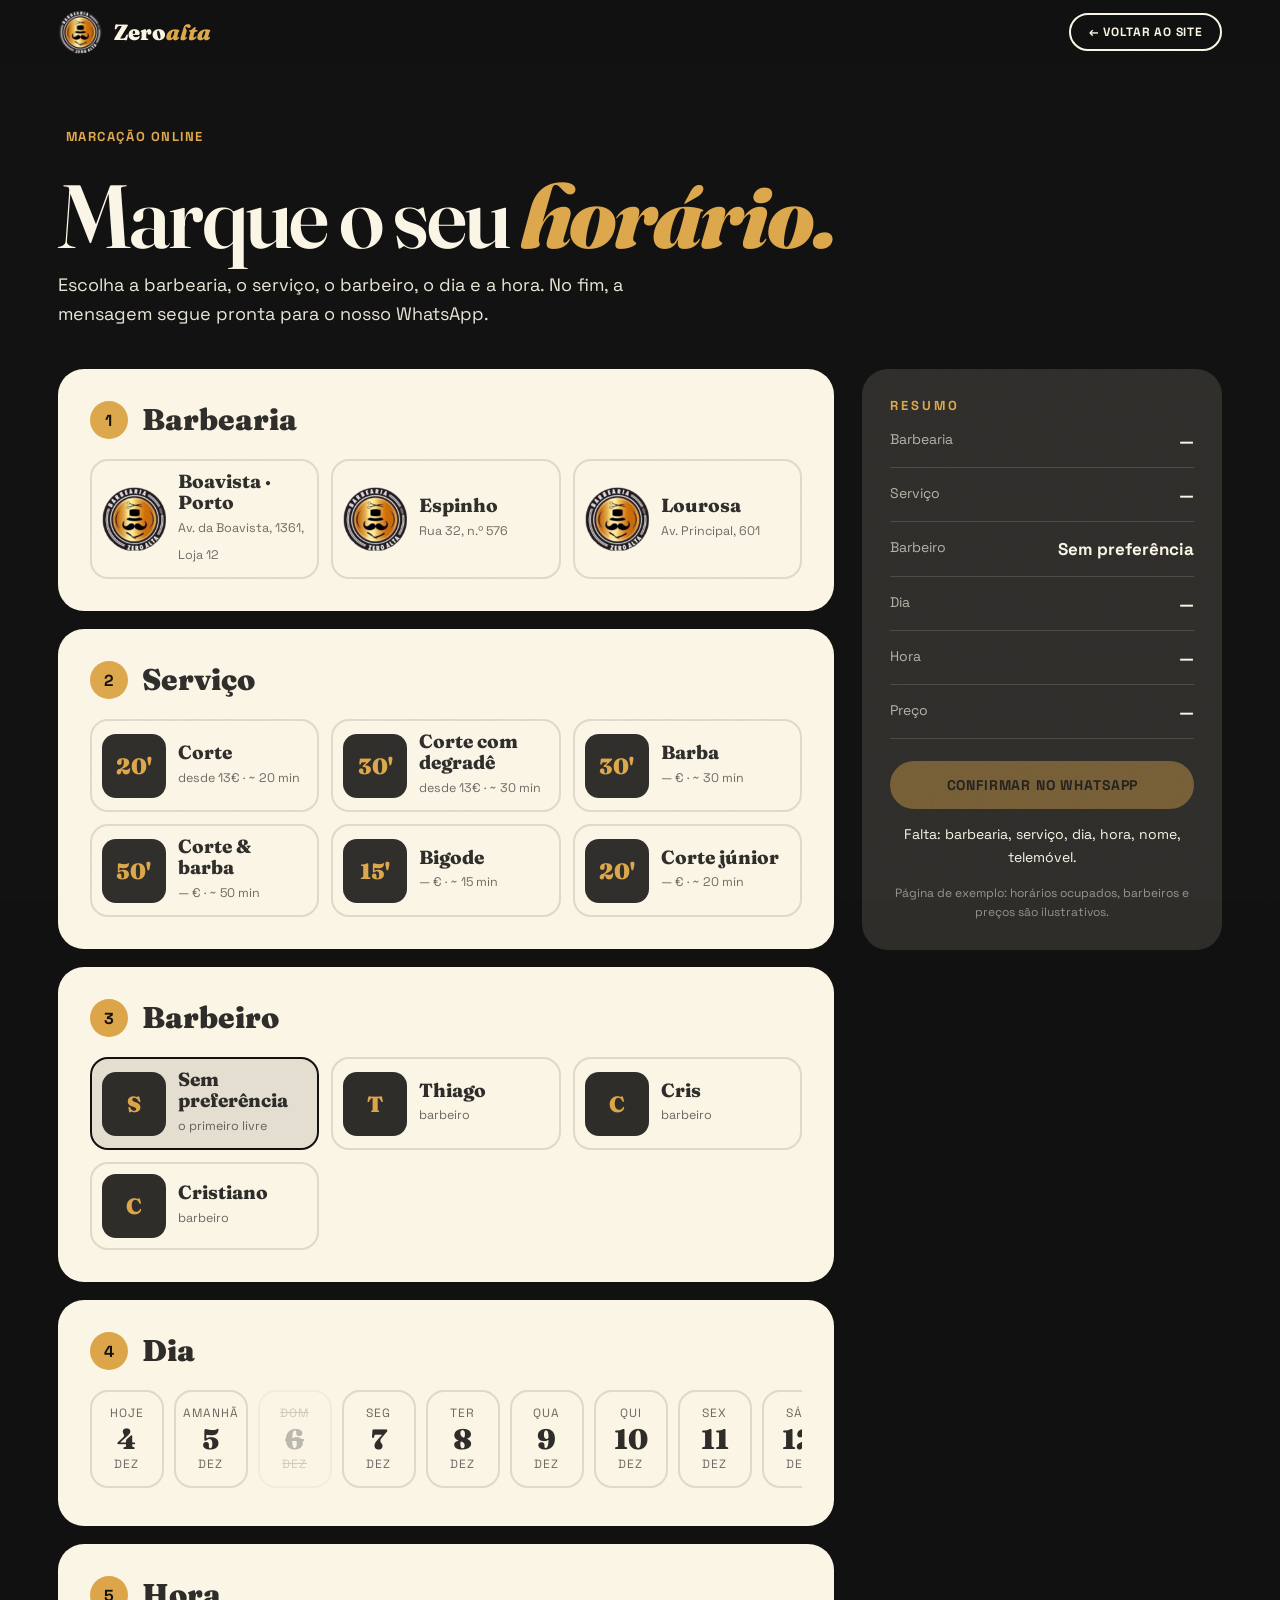
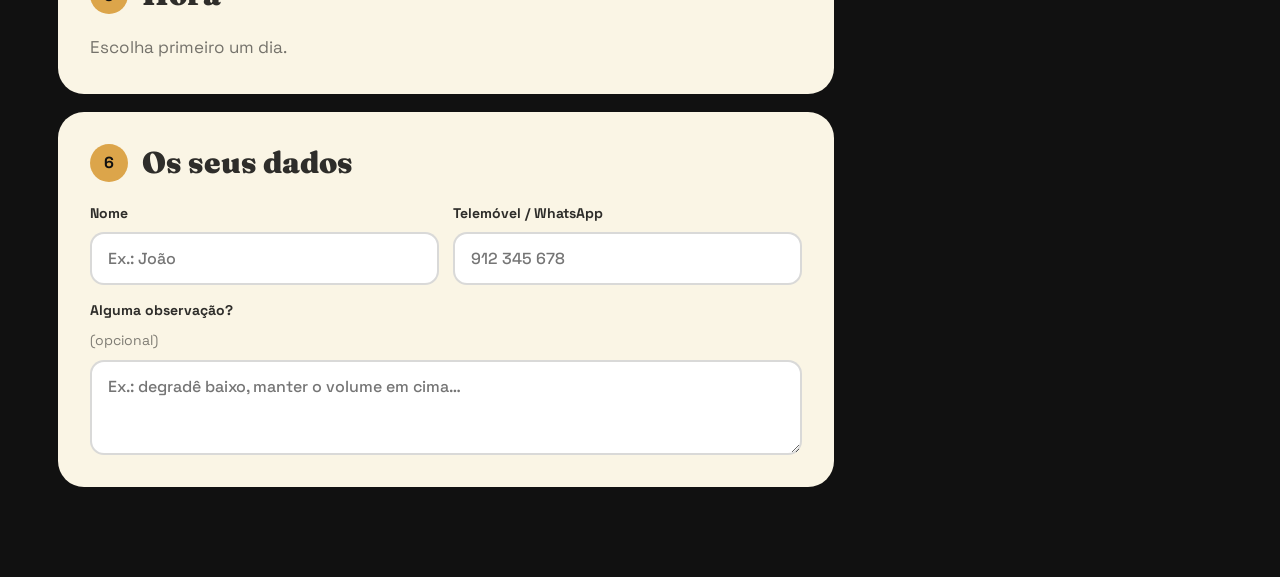
<file: agendar.html>
<!doctype html>
<html lang="pt-PT">
<head>
  <meta charset="utf-8">
  <meta name="viewport" content="width=device-width, initial-scale=1">
  <title>Marcar · Barbearia Zeroalta</title>
  <meta name="description" content="Marque o seu corte na Barbearia Zeroalta: escolha a barbearia, o serviço, o barbeiro, o dia e a hora.">
  <meta name="theme-color" content="#111111">
  <link rel="icon" href="img/logo.png">
  <link rel="preconnect" href="https://fonts.googleapis.com">
  <link rel="preconnect" href="https://fonts.gstatic.com" crossorigin>
  <link href="https://fonts.googleapis.com/css2?family=Fraunces:ital,opsz,wght@0,9..144,600;0,9..144,800;0,9..144,900;1,9..144,700;1,9..144,900&family=Space+Grotesk:wght@400;500;700&display=swap" rel="stylesheet">
  <link rel="stylesheet" href="style.css?v=1">
</head>
<body class="page-agendar" data-theme="sun">
  <div class="grain" aria-hidden="true"></div>

  <header class="nav solid" id="nav">
    <a href="index.html" class="brand" aria-label="Barbearia Zeroalta — voltar ao site"><img src="img/logo.png" alt=""><span>Zero<i>alta</i></span></a>
    <a href="index.html" class="btn btn-line nav-back">← Voltar ao site</a>
  </header>

  <main class="ag">
    <div class="ag-head">
      <p class="tag">Marcação online</p>
      <h1 class="ag-title">Marque o seu <em>horário.</em></h1>
      <p class="ag-sub">Escolha a barbearia, o serviço, o barbeiro, o dia e a hora. No fim, a mensagem segue pronta para o nosso WhatsApp.</p>
    </div>

    <form class="ag-grid" id="agForm" novalidate>
      <div class="ag-steps">

        <!-- 1. barbearia -->
        <section class="step" aria-labelledby="s0">
          <h2 id="s0"><b>1</b>Barbearia</h2>
          <div class="svc" id="lojaList" role="radiogroup" aria-label="Barbearia"></div>
        </section>

        <!-- 2. serviço -->
        <section class="step" aria-labelledby="s1">
          <h2 id="s1"><b>2</b>Serviço</h2>
          <div class="svc" id="svcList" role="radiogroup" aria-label="Serviço"></div>
        </section>

        <!-- 3. barbeiro -->
        <section class="step" aria-labelledby="s1b">
          <h2 id="s1b"><b>3</b>Barbeiro</h2>
          <div class="svc" id="barbList" role="radiogroup" aria-label="Barbeiro"></div>
        </section>

        <!-- 4. dia -->
        <section class="step" aria-labelledby="s2">
          <h2 id="s2"><b>4</b>Dia</h2>
          <div class="days" id="dayList" role="radiogroup" aria-label="Dia"></div>
        </section>

        <!-- 5. horário -->
        <section class="step" aria-labelledby="s3">
          <h2 id="s3"><b>5</b>Hora</h2>
          <p class="hint" id="slotHint">Escolha primeiro um dia.</p>
          <div class="slots" id="slotList" role="radiogroup" aria-label="Hora"></div>
        </section>

        <!-- 6. dados -->
        <section class="step" aria-labelledby="s4">
          <h2 id="s4"><b>6</b>Os seus dados</h2>
          <div class="fields">
            <label>Nome<input id="fName" type="text" autocomplete="name" placeholder="Ex.: João" required></label>
            <label>Telemóvel / WhatsApp<input id="fPhone" type="tel" autocomplete="tel" inputmode="tel" placeholder="912 345 678" required></label>
            <label class="full">Alguma observação? <span class="opt">(opcional)</span><textarea id="fNote" rows="3" placeholder="Ex.: degradê baixo, manter o volume em cima…"></textarea></label>
          </div>
        </section>
      </div>

      <!-- resumo -->
      <aside class="ag-sum" aria-live="polite">
        <p class="kicker">Resumo</p>
        <dl>
          <div><dt>Barbearia</dt><dd id="sumLoja">—</dd></div>
          <div><dt>Serviço</dt><dd id="sumSvc">—</dd></div>
          <div><dt>Barbeiro</dt><dd id="sumBarb">—</dd></div>
          <div><dt>Dia</dt><dd id="sumDay">—</dd></div>
          <div><dt>Hora</dt><dd id="sumTime">—</dd></div>
          <div><dt>Preço</dt><dd id="sumDur">—</dd></div>
        </dl>
        <button type="submit" class="btn btn-dark btn-block" id="agSend" disabled>Confirmar no WhatsApp</button>
        <p class="sum-note" id="sumNote">Falta escolher a barbearia, o serviço e a hora.</p>
        <p class="sum-demo">Página de exemplo: horários ocupados, barbeiros e preços são ilustrativos.</p>
      </aside>
    </form>

    <!-- confirmação -->
    <div class="ag-done" id="agDone" hidden>
      <span class="sticker">Você<br>em alta</span>
      <h2>Pedido <em>enviado!</em></h2>
      <p>Abrimos o WhatsApp com a sua mensagem. Assim que confirmarmos, o seu horário fica garantido.</p>
      <a href="index.html" class="btn btn-sun">Voltar ao site</a>
    </div>
  </main>

  <script src="agenda.js?v=1"></script>
</body>
</html>
</file>
<file: style.css>
:root {
  --sun: #111111;      /* preto da Zeroalta */
  --sun-2: #dca54a;
  --earth: #2e2d2a;    /* grafite */
  --earth-2: #3a3935;
  --cream: #faf5e5;    /* creme do site deles */
  --gold: #dca54a;     /* dourado do logo */
  --ink: #111111;
  --display: "Fraunces", Georgia, serif;
  --sans: "Space Grotesk", system-ui, sans-serif;
  --gutter: clamp(18px, 4.5vw, 72px);
  --ease: cubic-bezier(.2, .8, .2, 1);
}
*, *::before, *::after { box-sizing: border-box; }
html { background: var(--sun); scroll-padding-top: 80px; }
html.lenis-smooth { scroll-behavior: auto; }
body { margin: 0; background: transparent; color: var(--fg, var(--cream)); font: 400 17px/1.6 var(--sans); -webkit-font-smoothing: antialiased; overflow-x: hidden; transition: color .6s var(--ease); }
img { display: block; max-width: 100%; }
a { color: inherit; }
em { font-style: italic; }

.grain { position: fixed; inset: 0; z-index: 90; pointer-events: none; opacity: .12; mix-blend-mode: overlay;
  background-image: url("data:image/svg+xml,%3Csvg xmlns='http://www.w3.org/2000/svg' width='220' height='220'%3E%3Cfilter id='n'%3E%3CfeTurbulence type='fractalNoise' baseFrequency='.85' numOctaves='3' stitchTiles='stitch'/%3E%3C/filter%3E%3Crect width='100%25' height='100%25' filter='url(%23n)'/%3E%3C/svg%3E"); }

/* cor por seção (cortina) */
.bg-base, .bg-wipe { position: fixed; inset: 0; z-index: -1; pointer-events: none; background: var(--sun); }
.bg-wipe { clip-path: inset(100% 0 0 0); }
.bg-wipe.go { transition: clip-path .85s cubic-bezier(.7, 0, .2, 1); clip-path: inset(0 0 0 0); }
.bg-wipe.from-top { clip-path: inset(0 0 100% 0); }
.bg-wipe.from-top.go { clip-path: inset(0 0 0 0); }
body[data-theme="sun"]   { --fg: var(--cream); --accent: var(--gold); --bg: var(--sun); }
body[data-theme="earth"] { --fg: var(--cream); --accent: var(--sun-2); --bg: var(--earth); }
body[data-theme="cream"] { --fg: var(--earth); --accent: var(--sun); --bg: var(--cream); }
body { --accent: var(--gold); --bg: var(--sun); }

/* botões */
.btn { display: inline-flex; align-items: center; justify-content: center; gap: 10px; padding: 15px 26px; border-radius: 999px; border: 2px solid transparent;
  font: 700 14px/1 var(--sans); letter-spacing: .06em; text-transform: uppercase; text-decoration: none; transition: transform .25s var(--ease), background .3s, color .3s, border-color .3s; }
.btn:hover { transform: translateY(-2px) rotate(-1deg); }
.btn-sun { background: var(--gold); color: var(--ink); }
.btn-dark { background: var(--ink); color: var(--cream); }
.btn-line { border-color: currentColor; color: inherit; }

/* tipografia */
.kicker { margin: 0 0 14px; font: 700 13px var(--sans); letter-spacing: .22em; text-transform: uppercase; color: var(--accent); }
.title { margin: 0 0 24px; font: 900 clamp(46px, 7vw, 112px)/.92 var(--display); letter-spacing: -.02em; }
.title em, .hero-title em, .mf em { color: var(--accent); }
.lead { max-width: 46ch; margin: 0 0 30px; font-size: 18px; opacity: .88; }
.sec-head { margin-bottom: 44px; }

/* nav */
.nav { position: fixed; top: 0; left: 0; right: 0; z-index: 80; display: flex; align-items: center; gap: 28px; padding: 14px var(--gutter); transition: background .5s, padding .3s; }
.nav.solid { background: color-mix(in srgb, var(--bg) 88%, transparent); backdrop-filter: blur(12px); padding-block: 10px; }
.brand { display: inline-flex; align-items: center; gap: 12px; text-decoration: none; font: 900 22px/1 var(--display); }
.brand img { width: 44px; height: 44px; border-radius: 50%; object-fit: cover; }
.brand i { color: var(--accent); font-style: italic; }
.links { display: flex; gap: 28px; margin: 0 auto; }
.links a { text-decoration: none; font-weight: 500; }
.links a:hover { color: var(--accent); }
.burger { display: none; width: 42px; height: 42px; background: none; border: 0; position: relative; color: inherit; }
.burger span { position: absolute; left: 10px; right: 10px; height: 2px; background: currentColor; transition: transform .3s; }
.burger span:first-child { top: 16px; } .burger span:last-child { top: 25px; }
.burger[aria-expanded="true"] span:first-child { transform: translateY(4.5px) rotate(45deg); }
.burger[aria-expanded="true"] span:last-child { transform: translateY(-4.5px) rotate(-45deg); }

/* hero */
.hero { position: relative; min-height: 100svh; display: grid; grid-template-columns: 1.05fr .95fr; align-items: center; gap: 30px; padding: 110px var(--gutter) 50px; overflow: hidden; }
.tag { display: inline-flex; align-items: center; gap: 12px; margin: 0 0 22px; padding: 8px 14px 8px 8px; border-radius: 999px; background: color-mix(in srgb, var(--ink) 25%, transparent); font: 700 13px var(--sans); letter-spacing: .12em; text-transform: uppercase; }
.pride { width: 34px; height: 18px; border-radius: 999px; background: linear-gradient(90deg, #e40303, #ff8c00, #ffed00, #008026, #004dff, #750787); }
.hero-title { margin: 0 0 24px; font: 900 clamp(56px, 8.4vw, 140px)/.9 var(--display); letter-spacing: -.025em; }
.hero-title em { color: var(--gold); }
.hero-sub { max-width: 40ch; margin: 0 0 32px; font-size: 19px; opacity: .92; }
.hero-ctas { display: flex; flex-wrap: wrap; gap: 12px; }
.hero-text > * { opacity: 0; transform: translateY(24px); animation: up .9s var(--ease) forwards; }
.hero-text > *:nth-child(2) { animation-delay: .08s; } .hero-text > *:nth-child(3) { animation-delay: .16s; } .hero-text > *:nth-child(4) { animation-delay: .24s; }
@keyframes up { to { opacity: 1; transform: none; } }
.hero-visual { position: relative; justify-self: center; width: min(100%, 520px); aspect-ratio: 4 / 5; }
.sun { position: absolute; inset: -22%; width: 144%; height: 144%; fill: var(--gold); animation: spin 60s linear infinite; }
.sun circle { opacity: .95; }
.sun .rays path { fill: var(--gold); opacity: .9; }
@keyframes spin { to { transform: rotate(360deg); } }
.hero-photo { position: absolute; inset: 0; width: 100%; height: 100%; object-fit: cover; border-radius: 999px 999px 24px 24px; box-shadow: 0 40px 80px -30px rgba(0,0,0,.6); animation: pop 1.1s .2s var(--ease) both; }
@keyframes pop { from { transform: translateY(40px) scale(.94); opacity: 0; } }
.sticker { position: absolute; right: -14px; bottom: 12%; display: grid; place-items: center; width: 118px; height: 118px; border-radius: 50%; background: var(--ink); color: var(--gold);
  font: 900 italic 22px/1 var(--display); text-align: center; transform: rotate(-12deg); box-shadow: 0 16px 30px -12px rgba(0,0,0,.6); animation: wobble 6s ease-in-out infinite; }
@keyframes wobble { 50% { transform: rotate(6deg) scale(1.05); } }

/* faixa */
.strip { overflow: hidden; background: var(--ink); color: var(--cream); padding: 18px 0; }
.strip-track { display: flex; width: max-content; gap: 34px; align-items: center; animation: strip 26s linear infinite; }
.strip span { font: 900 italic clamp(30px, 4vw, 54px)/1 var(--display); text-transform: uppercase; }
.strip b { color: var(--gold); font-size: 30px; }
@keyframes strip { to { transform: translateX(-33.333%); } }

/* manifesto */
.manifesto { padding: clamp(100px, 13vw, 190px) var(--gutter); }
.mf { margin: 0 0 40px; max-width: 22ch; font: 800 clamp(40px, 5.8vw, 96px)/1.02 var(--display); letter-spacing: -.02em; }
.pills { list-style: none; margin: 0; padding: 0; display: flex; flex-wrap: wrap; gap: 10px; }
.pills li { padding: 10px 18px; border-radius: 999px; border: 2px solid color-mix(in srgb, var(--fg) 40%, transparent); font-weight: 500; }

/* serviços */
.servicos { padding: clamp(90px, 11vw, 160px) var(--gutter); }
.cards { display: grid; grid-template-columns: repeat(3, 1fr); gap: clamp(16px, 2.4vw, 34px); }
.card .ph { aspect-ratio: 4 / 5; border-radius: 24px; overflow: hidden; background: var(--sun); }
.card .ph img { width: 100%; height: 100%; object-fit: cover; transition: transform .7s var(--ease); }
.card:hover .ph img { transform: scale(1.05) rotate(1deg); }
.card h3 { margin: 18px 0 4px; font: 900 32px/1 var(--display); }
.card p { margin: 0; opacity: .8; }
.note { margin: 40px 0 0; font-weight: 700; letter-spacing: .08em; text-transform: uppercase; font-size: 13px; opacity: .7; }

/* galeria */
.galeria { padding: clamp(90px, 11vw, 160px) var(--gutter); }
.gal { display: grid; grid-template-columns: repeat(4, 1fr); grid-auto-rows: 260px; gap: 14px; margin-bottom: 40px; }
.g { margin: 0; overflow: hidden; border-radius: 20px; background: var(--earth); }
.g.tall { grid-row: span 2; }
.g img { width: 100%; height: 100%; object-fit: cover; transition: transform .7s var(--ease); }
.g:hover img { transform: scale(1.06); }

/* o espaço */
.espaco { display: grid; grid-template-columns: 1fr 1fr; gap: clamp(32px, 6vw, 96px); align-items: center; padding: clamp(90px, 11vw, 160px) var(--gutter); }
.esp-photo { aspect-ratio: 4 / 5; border-radius: 999px 999px 24px 24px; overflow: hidden; }
.esp-photo img { width: 100%; height: 100%; object-fit: cover; }

/* visite */
.visite { display: grid; grid-template-columns: 1fr 1fr; gap: clamp(32px, 6vw, 96px); padding: clamp(90px, 11vw, 160px) var(--gutter); }
.visite dl { margin: 0 0 32px; display: grid; gap: 20px; }
.visite dt { font: 700 12px var(--sans); letter-spacing: .2em; text-transform: uppercase; color: var(--accent); margin-bottom: 4px; }
.visite dd { margin: 0; font-size: 18px; }
.vs-ctas { display: flex; flex-wrap: wrap; gap: 12px; }
.vs-map { min-height: 420px; border-radius: 28px; overflow: hidden; border: 3px solid var(--earth); }
.vs-map iframe { width: 100%; height: 100%; border: 0; filter: sepia(.35) saturate(1.1); }

/* rodapé */
.footer { background: var(--earth); color: var(--cream); }
.pride-bar { height: 8px; background: linear-gradient(90deg, #e40303 0 16.6%, #ff8c00 0 33.3%, #ffed00 0 50%, #008026 0 66.6%, #004dff 0 83.3%, #750787 0); }
.ft { display: flex; justify-content: space-between; align-items: center; flex-wrap: wrap; gap: 24px; padding: 50px var(--gutter) 100px; }
.brand.big { font-size: 34px; } .brand.big img { width: 64px; height: 64px; }
.ft-links { display: grid; gap: 6px; justify-items: end; font-size: 15px; }
.ft-links a { text-decoration: none; } .ft-links a:hover { color: var(--gold); }
.ft-links span { opacity: .6; }

/* botão flutuante */
.wa-float { position: fixed; right: 18px; bottom: 18px; z-index: 70; padding: 16px 24px; border-radius: 999px; background: var(--gold); color: var(--ink); text-decoration: none;
  font: 700 14px var(--sans); letter-spacing: .08em; text-transform: uppercase; box-shadow: 0 14px 30px -10px rgba(0,0,0,.6); transform: translateY(140%); transition: transform .5s var(--ease); }
.wa-float.show { transform: none; }

/* entrada */
.rv { opacity: 0; transform: translateY(20px); transition: opacity .6s var(--ease), transform .6s var(--ease); }
.rv.in { opacity: 1; transform: none; }

@media (max-width: 900px) {
  .links { position: fixed; inset: 64px 0 auto 0; flex-direction: column; gap: 0; margin: 0; padding: 8px 0; background: var(--bg); clip-path: inset(0 0 100% 0); transition: clip-path .45s var(--ease); }
  .links.open { clip-path: inset(0 0 0 0); }
  .links a { padding: 14px var(--gutter); font: 900 28px var(--display); }
  .nav > .btn { display: none; }
  .burger { display: block; margin-left: auto; }
  .hero { grid-template-columns: 1fr; padding-top: 96px; }
  .hero-visual { order: -1; width: min(74vw, 340px); margin: 20px auto 10px; }
  .sticker { width: 92px; height: 92px; font-size: 18px; right: -8px; }
  .cards { grid-template-columns: 1fr 1fr; }
  .gal { grid-template-columns: 1fr 1fr; grid-auto-rows: 200px; }
  .espaco, .visite { grid-template-columns: 1fr; }
  .ft-links { justify-items: start; }
}
@media (max-width: 520px) { .cards { grid-template-columns: 1fr; } }
@media (prefers-reduced-motion: reduce) {
  *, *::before, *::after { animation: none !important; transition: none !important; }
  .hero-text > *, .rv { opacity: 1; transform: none; }
}
.card .ph img, .g img { object-position: 50% 18%; }

/* =========================================================
   TOPO NOVO (inspirado em Rendezvous + Blind Barber)
   ========================================================= */
.hero2 { position: relative; min-height: 100svh; display: grid; place-items: center; padding: 120px var(--gutter) 80px; overflow: hidden; text-align: center; }
.sun2 { position: absolute; left: 50%; top: 50%; width: min(70vw, 720px); aspect-ratio: 1; translate: -50% -50%; fill: var(--gold); opacity: .22; animation: spin 80s linear infinite; pointer-events: none; }
.h2-center { position: relative; z-index: 3; max-width: 980px; display: grid; justify-items: center; }
.h2-title { margin: 0 0 26px; font: 600 clamp(54px, 8.6vw, 150px)/.9 var(--display); letter-spacing: -.03em; }
.h2-title em { font-weight: 900; font-style: italic; color: var(--gold); }
.h2-sub { max-width: 46ch; margin: 0 0 32px; font-size: 19px; opacity: .92; }
.hero2 .hero-ctas { justify-content: center; }
.hero2 .tag { margin-bottom: 26px; }

.hp-wrap { position: absolute; inset: 0; z-index: 1; pointer-events: none; }
.hp { position: absolute; margin: 0; overflow: hidden; border-radius: 18px; box-shadow: 0 30px 60px -24px rgba(0,0,0,.6); aspect-ratio: 4 / 5;
  opacity: 0; scale: .6; transition: opacity .8s var(--ease), scale .9s var(--ease); will-change: translate; }
.hp.in { opacity: 1; scale: 1; }
.hp img { width: 100%; height: 100%; object-fit: cover; object-position: 50% 20%; }
.hp1 { left: 3%; top: 14%; width: 12vw; rotate: -7deg; }
.hp2 { left: 10%; top: 60%; width: 10vw; rotate: 5deg; }
.hp3 { right: 4%; top: 12%; width: 11vw; rotate: 6deg; }
.hp4 { right: 11%; top: 60%; width: 12.5vw; rotate: -4deg; }
.hp5 { left: 22%; top: 4%; width: 6.5vw; rotate: 3deg; opacity: .9; }
.hp6 { right: 25%; bottom: 3%; width: 7vw; rotate: -3deg; }

/* foto que cresce */
.grow { position: relative; height: 230svh; }
.grow-pin { position: sticky; top: 0; height: 100svh; overflow: hidden; display: grid; place-items: center; }
.grow-note { position: absolute; z-index: 3; left: var(--gutter); top: 96px; max-width: 30ch; margin: 0; font: 500 13px/1.5 "Courier New", monospace; letter-spacing: .04em; text-transform: uppercase; }
.grow-title { position: absolute; z-index: 1; top: 14%; left: 0; right: 0; margin: 0; text-align: center; font: 600 clamp(48px, 7.5vw, 130px)/.92 var(--display); letter-spacing: -.03em; }
.grow-title em { font-style: italic; font-weight: 900; color: var(--gold); }
.grow-card { position: absolute; z-index: 2; left: var(--gutter); right: var(--gutter); top: 8svh; bottom: 6svh; overflow: hidden; border-radius: 20px; clip-path: inset(30% 36% 30% 36% round 28px); will-change: clip-path; }
.grow-card img { width: 100%; height: 100%; object-fit: cover; object-position: 50% 28%; transform-origin: 50% 40%; }
.grow-card .sticker { right: 4%; bottom: 8%; }

@media (max-width: 900px) {
  .hero2 { padding-top: 100px; }
  .hp1 { left: -4%; top: 9%; width: 28vw; }
  .hp3 { right: -4%; top: 10%; width: 26vw; }
  .hp2 { left: -3%; top: auto; bottom: 4%; width: 24vw; }
  .hp4 { right: -3%; top: auto; bottom: 6%; width: 26vw; }
  .hp5, .hp6 { display: none; }
  .h2-title { font-size: 13vw; }
  .h2-sub { font-size: 16px; }
  .sun2 { width: 120vw; }
  .grow-note { top: 80px; font-size: 11px; }
  .grow-title { top: 18%; }
}
@media (prefers-reduced-motion: reduce) { .hp { opacity: 1; scale: 1; } .grow { height: auto; } .grow-pin { position: relative; } }
.grow-title { z-index: 3; top: 12%; text-shadow: 0 10px 40px rgba(0,0,0,.25); }
.grow-card img { object-position: 50% 42%; }
@media (max-width: 900px) {
  .hero2 { padding-top: 190px; padding-bottom: 150px; align-items: start; }
  .hp1 { left: -5%; top: 68px; width: 24vw; }
  .hp3 { right: -5%; top: 74px; width: 23vw; }
  .hp2 { width: 22vw; bottom: 2%; }
  .hp4 { width: 23vw; bottom: 3%; }
}

/* =========================================================
   PÁGINA DE AGENDAMENTO
   ========================================================= */
body.page-agendar { background: var(--sun); --fg: var(--cream); }
.nav-back { margin-left: auto; padding: 11px 18px; font-size: 12px; }
.ag { padding: 120px var(--gutter) 90px; max-width: 1280px; margin: 0 auto; }
.ag-head { margin-bottom: 40px; }
.ag-title { margin: 0 0 14px; font: 600 clamp(48px, 7vw, 110px)/.92 var(--display); letter-spacing: -.03em; }
.ag-title em { font-style: italic; font-weight: 900; color: var(--gold); }
.ag-sub { max-width: 52ch; margin: 0; font-size: 18px; opacity: .92; }
.ag-grid { display: grid; grid-template-columns: 1fr 360px; gap: 28px; align-items: start; }
.ag-steps { display: grid; gap: 18px; }
.step { background: var(--cream); color: var(--earth); border-radius: 26px; padding: clamp(20px, 3vw, 32px); }
.step h2 { display: flex; align-items: center; gap: 14px; margin: 0 0 20px; font: 900 30px/1 var(--display); }
.step h2 b { display: grid; place-items: center; width: 38px; height: 38px; border-radius: 50%; background: var(--sun); color: var(--cream); font: 700 16px var(--sans); }
.hint { margin: 0; opacity: .65; }
.step input[type="radio"] { position: absolute; opacity: 0; pointer-events: none; }

.svc { display: grid; grid-template-columns: repeat(3, 1fr); gap: 12px; }
.svc-item { position: relative; display: grid; grid-template-columns: 64px 1fr; gap: 12px; align-items: center; padding: 10px; border-radius: 18px; border: 2px solid color-mix(in srgb, var(--earth) 14%, transparent); cursor: pointer; transition: border-color .2s, background .2s, transform .2s; }
.svc-item:hover { transform: translateY(-2px); }
.svc-ph { width: 64px; height: 64px; border-radius: 14px; overflow: hidden; }
.svc-ph img { width: 100%; height: 100%; object-fit: cover; object-position: 50% 20%; }
.svc-txt b { display: block; font: 800 19px/1.1 var(--display); }
.svc-txt small { font-size: 12.5px; opacity: .7; }
.svc-item:has(input:checked) { border-color: var(--sun); background: color-mix(in srgb, var(--sun) 10%, var(--cream)); }

.days { display: flex; gap: 10px; overflow-x: auto; padding-bottom: 6px; scrollbar-width: thin; }
.day span { display: grid; justify-items: center; gap: 2px; width: 74px; padding: 12px 0; border-radius: 18px; border: 2px solid color-mix(in srgb, var(--earth) 14%, transparent); cursor: pointer; transition: .2s; }
.day b { font: 900 28px/1 var(--display); }
.day small { font-size: 12px; text-transform: uppercase; letter-spacing: .08em; opacity: .7; }
.day:has(input:checked) span { background: var(--earth); color: var(--cream); border-color: var(--earth); }
.day.off span { opacity: .3; cursor: not-allowed; text-decoration: line-through; }

.slots { display: grid; grid-template-columns: repeat(auto-fill, minmax(86px, 1fr)); gap: 10px; }
.slot span { display: block; padding: 12px 0; text-align: center; border-radius: 999px; border: 2px solid color-mix(in srgb, var(--earth) 14%, transparent); font-weight: 700; cursor: pointer; transition: .2s; }
.slot:has(input:checked) span { background: var(--gold); border-color: var(--gold); color: var(--ink); }
.slot.off span { opacity: .3; cursor: not-allowed; text-decoration: line-through; }

.fields { display: grid; grid-template-columns: 1fr 1fr; gap: 14px; }
.fields label { display: grid; gap: 8px; font-weight: 700; font-size: 14px; }
.fields .full { grid-column: 1 / -1; }
.fields .opt { font-weight: 400; opacity: .6; }
.fields input, .fields textarea { width: 100%; padding: 14px 16px; border-radius: 14px; border: 2px solid color-mix(in srgb, var(--earth) 18%, transparent); background: #fff; font: 500 16px var(--sans); color: var(--ink); resize: vertical; }
.fields input:focus, .fields textarea:focus, .step label:has(input:focus-visible) span { outline: 3px solid var(--gold); outline-offset: 2px; }

.ag-sum { position: sticky; top: 96px; background: var(--earth); color: var(--cream); border-radius: 26px; padding: 28px; }
.ag-sum .kicker { color: var(--gold); }
.ag-sum dl { margin: 0 0 22px; display: grid; gap: 14px; }
.ag-sum dl div { display: flex; justify-content: space-between; gap: 12px; padding-bottom: 12px; border-bottom: 1px solid rgba(246,232,211,.15); }
.ag-sum dt { opacity: .65; font-size: 14px; }
.ag-sum dd { margin: 0; font-weight: 700; text-align: right; }
.btn-block { width: 100%; }
.ag-sum .btn-dark { background: var(--gold); color: var(--ink); }
.ag-sum .btn:disabled { opacity: .4; cursor: not-allowed; transform: none; }
.sum-note { margin: 14px 0 0; font-size: 14px; text-align: center; }
.sum-demo { margin: 16px 0 0; font-size: 12px; opacity: .5; text-align: center; }

.ag-done { position: relative; max-width: 640px; margin: 60px auto 0; padding: 50px 40px; border-radius: 30px; background: var(--earth); text-align: center; }
.ag-done h2 { margin: 0 0 14px; font: 900 clamp(44px, 6vw, 72px)/.95 var(--display); }
.ag-done h2 em { color: var(--gold); }
.ag-done p { margin: 0 auto 28px; max-width: 40ch; opacity: .85; }
.ag-done .sticker { position: absolute; right: -20px; top: -30px; }
.ag-done[hidden], .ag-grid[hidden], .ag-head[hidden] { display: none; }

@media (max-width: 1000px) { .ag-grid { grid-template-columns: 1fr; } .ag-sum { position: static; } .svc { grid-template-columns: 1fr 1fr; } }
@media (max-width: 560px) { .svc, .fields { grid-template-columns: 1fr; } .nav-back { display: none; } }
.ag-grid { grid-template-columns: minmax(0, 1fr) 360px; } .ag-steps, .step { min-width: 0; } @media (max-width: 1000px) { .ag-grid { grid-template-columns: minmax(0, 1fr); } }
.day, .slot { position: relative; }

/* =========================================================
   ZEROALTA — ajustes do protótipo
   ========================================================= */
.hero-logo { position: absolute; left: 50%; top: 50%; width: min(62vw, 640px); translate: -50% -50%; opacity: .07; filter: grayscale(1) brightness(3); animation: spin 90s linear infinite; pointer-events: none; }
.hero2 .tag { background: color-mix(in srgb, var(--gold) 16%, transparent); padding: 8px 16px; letter-spacing: .12em; text-transform: uppercase; font-size: 13px; font-weight: 700; }
.pride-bar { background: linear-gradient(90deg, var(--gold), #f1d08f, var(--gold)); height: 4px; }
.card.txt { padding: 30px 28px; border-radius: 24px; background: #fff; border: 1px solid color-mix(in srgb, var(--earth) 12%, transparent); display: grid; align-content: start; gap: 6px; }
.card.txt .n { font: 900 italic 15px var(--display); color: var(--gold); }
.card.txt h3 { margin: 6px 0 4px; }
.card .preco { margin-top: 14px; font: 900 26px var(--display); opacity: 1; color: var(--earth); }
.card .preco small { font: 500 14px var(--sans); opacity: .6; }
.reviews { display: grid; grid-template-columns: repeat(3, 1fr); gap: 16px; margin-bottom: 40px; }
.rev { margin: 0; padding: 26px; border-radius: 22px; background: color-mix(in srgb, var(--cream) 7%, transparent); border: 1px solid color-mix(in srgb, var(--gold) 30%, transparent); display: grid; gap: 14px; align-content: start; }
.rev .stars { color: var(--gold); letter-spacing: 3px; }
.rev blockquote { margin: 0; font: 600 italic 21px/1.35 var(--display); }
.rev figcaption { font-size: 14px; opacity: .65; }
.lojas { display: grid; gap: 14px; margin: 0 0 30px; }
.loja { padding: 20px 22px; border-radius: 20px; background: #fff; border: 1px solid color-mix(in srgb, var(--earth) 12%, transparent); }
.loja h3 { margin: 0 0 4px; font: 900 26px/1 var(--display); }
.loja p { margin: 0 0 14px; opacity: .75; }
.loja .btn { padding: 12px 20px; font-size: 12px; }
.vs-map { border-color: var(--gold); } .vs-map iframe { filter: grayscale(.4) contrast(1.05); }
.brand img { background: #111; }
@media (max-width: 900px) { .reviews { grid-template-columns: 1fr; } }
.svc-n { display: grid; place-items: center; background: var(--earth); color: var(--gold); font: 900 22px var(--display); }
.ag-sum .kicker, .page-agendar .tag { color: var(--gold); }
.step h2 b { background: var(--gold); color: var(--ink); }

/* ---------- camada criativa ---------- */
/* abertura */
.loader { position: fixed; inset: 0; z-index: 200; display: grid; place-items: center; align-content: center; gap: 22px; background: #0c0c0c; transition: clip-path 1s cubic-bezier(.7,0,.2,1); clip-path: inset(0 0 0 0); }
.loader.done { clip-path: inset(0 0 100% 0); }
.loader img { width: 84px; border-radius: 50%; animation: spin 6s linear infinite; }
.loader-word { position: relative; font: 900 clamp(48px, 11vw, 150px)/1 var(--display); letter-spacing: -.02em; color: transparent; -webkit-text-stroke: 1.5px rgba(220,165,74,.45); }
.loader-fill { position: absolute; inset: 0; color: var(--gold); -webkit-text-stroke: 0; clip-path: inset(0 100% 0 0); }
.loader-razor { position: relative; width: min(70vw, 820px); height: 2px; background: rgba(220,165,74,.2); }
.loader-razor i { position: absolute; top: -9px; left: 0; width: 2px; height: 20px; background: var(--gold); box-shadow: 0 0 18px var(--gold); }
.loader-num { margin: 0; font: 500 13px var(--sans); letter-spacing: .3em; color: rgba(250,245,229,.6); }
body.loading { overflow: hidden; }

/* palavra por palavra */
[data-blur] .w { display: inline-block; filter: blur(10px); opacity: 0; transform: translateY(8px); transition: filter .7s var(--ease), opacity .7s var(--ease), transform .7s var(--ease); }
[data-blur].in .w { filter: none; opacity: 1; transform: none; }

/* cursor */
.cursor, .cursor-dot { position: fixed; top: 0; left: 0; z-index: 150; pointer-events: none; border-radius: 50%; }
.cursor { width: 34px; height: 34px; margin: -17px 0 0 -17px; border: 1.5px solid var(--gold); display: grid; place-items: center; transition: width .25s, height .25s, margin .25s, background .25s; }
.cursor span { font: 700 10px var(--sans); letter-spacing: .14em; text-transform: uppercase; color: var(--ink); opacity: 0; transition: opacity .2s; }
.cursor.label { width: 84px; height: 84px; margin: -42px 0 0 -42px; background: var(--gold); }
.cursor.label span { opacity: 1; }
.cursor.hover { width: 56px; height: 56px; margin: -28px 0 0 -28px; background: color-mix(in srgb, var(--gold) 25%, transparent); }
.cursor-dot { width: 6px; height: 6px; margin: -3px 0 0 -3px; background: var(--gold); }
body.has-cursor, body.has-cursor a, body.has-cursor button, body.has-cursor label, body.has-cursor .reviews { cursor: none; }
@media (hover: none), (pointer: coarse) { .cursor, .cursor-dot { display: none; } }
.card.txt { cursor: pointer; transition: transform .4s var(--ease), box-shadow .4s var(--ease); }
.card.txt:hover { transform: translateY(-6px); box-shadow: 10px 12px 0 var(--gold); }

/* faixa que entorta */
.strip { --skew: 0deg; } .strip-track { transform: skewX(var(--skew)); transition: transform .3s var(--ease); }

/* contadores */
.nums { display: grid; grid-template-columns: repeat(4, 1fr); gap: 20px; margin-top: 70px; padding-top: 40px; border-top: 1px solid color-mix(in srgb, var(--fg) 20%, transparent); }
.nums b { display: block; font: 900 clamp(48px, 6vw, 88px)/1 var(--display); color: var(--gold); }
.nums span { display: block; margin-top: 8px; font-size: 14px; line-height: 1.4; opacity: .75; }
@media (max-width: 760px) { .nums { grid-template-columns: 1fr 1fr; } }

/* avaliações em faixa */
.rev-slider { position: relative; margin: 0 calc(var(--gutter) * -1) 40px; }
.reviews { display: flex; gap: 16px; overflow-x: auto; padding: 6px var(--gutter) 10px; scroll-snap-type: x mandatory; scroll-padding-inline: var(--gutter); scrollbar-width: none; margin: 0; }
.reviews::-webkit-scrollbar { display: none; }
.reviews.dragging { scroll-snap-type: none; }
.reviews.dragging .rev { pointer-events: none; }
.rev { flex: 0 0 min(80vw, 360px); scroll-snap-align: start; user-select: none; }
.rev-arrow { position: absolute; top: 50%; z-index: 5; width: 50px; height: 50px; margin-top: -25px; padding: 0; display: grid; place-items: center; border: 0; border-radius: 50%; background: var(--gold); color: var(--ink); box-shadow: 0 8px 22px rgba(0,0,0,.4); transition: opacity .3s, transform .3s var(--ease); }
.rev-arrow svg { width: 22px; height: 22px; fill: none; stroke: currentColor; stroke-width: 2.6; stroke-linecap: round; stroke-linejoin: round; }
.rev-arrow.prev { left: max(8px, calc(var(--gutter) - 25px)); } .rev-arrow.next { right: max(8px, calc(var(--gutter) - 25px)); }
.rev-arrow:hover { transform: scale(1.08); }
.rev-arrow[hidden] { display: grid; opacity: 0; pointer-events: none; }

/* letreiro do rodapé */
.ft-big { margin: 0; padding: 40px var(--gutter) 0; font: 900 clamp(64px, 17vw, 260px)/.85 var(--display); letter-spacing: -.03em; color: var(--gold); overflow: hidden; white-space: nowrap; }
.ft-big .ch { display: inline-block; transform: translateY(105%); transition: transform .9s var(--ease); }
.ft-big.in .ch { transform: none; }

@media (prefers-reduced-motion: reduce) {
  [data-blur] .w, .ft-big .ch { filter: none; opacity: 1; transform: none; }
}
</file>
